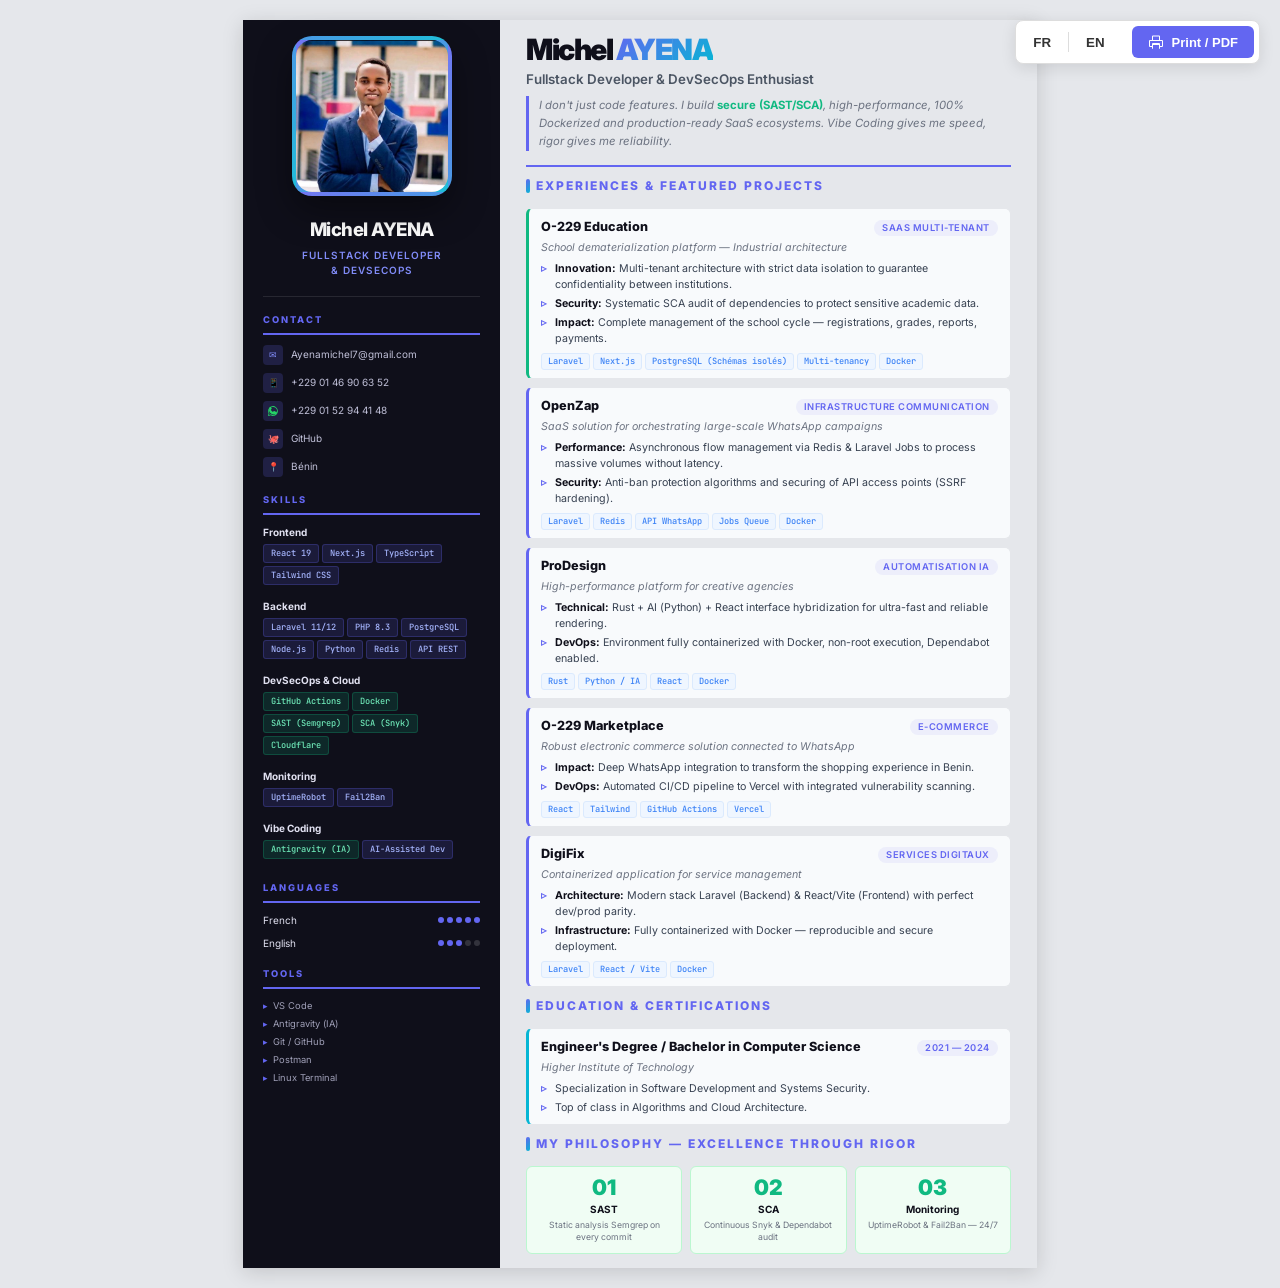
<file: cv.html>
<!DOCTYPE html>
<html lang="en" data-lang="en">
<head>
    <meta charset="UTF-8">
    <meta name="viewport" content="width=device-width, initial-scale=1.0">
    <title>CV — Michel AYENA — Fullstack Developer & DevSecOps</title>
    <link rel="preconnect" href="https://fonts.googleapis.com">
    <link rel="preconnect" href="https://fonts.gstatic.com" crossorigin>
    <link href="https://fonts.googleapis.com/css2?family=Inter:wght@300;400;500;600;700;800;900&family=JetBrains+Mono:wght@400;500&display=swap" rel="stylesheet">
    <style>
        /* --- Print-optimized CV --- */
        @page {
            size: A4;
            margin: 0;
        }

        * {
            margin: 0;
            padding: 0;
            box-sizing: border-box;
        }

        body {
            font-family: 'Inter', -apple-system, BlinkMacSystemFont, sans-serif;
            background: #ffffff;
            color: #1a1a2e;
            font-size: 9.5pt;
            line-height: 1.5;
            -webkit-font-smoothing: antialiased;
            -webkit-print-color-adjust: exact;
            print-color-adjust: exact;
        }

        .cv-page {
            width: 210mm;
            min-height: 297mm;
            margin: 0 auto;
            display: grid;
            grid-template-columns: 68mm 1fr;
        }

        /* --- Sidebar --- */
        .sidebar {
            background: #0f0f1a;
            color: #e0e0f0;
            padding: 16px 20px;
            display: flex;
            flex-direction: column;
            gap: 16px;
        }

        .sidebar-header {
            text-align: center;
            padding-bottom: 18px;
            border-bottom: 1px solid rgba(255,255,255,0.1);
        }

        .avatar-container {
            width: 160px;
            height: 160px;
            margin: 0 auto 20px;
            position: relative;
            z-index: 1;
        }

        .avatar-img {
            width: 100%;
            height: 100%;
            object-fit: cover;
            border-radius: 20px;
            border: 4px solid rgba(255, 255, 255, 0.1);
            box-shadow: 0 15px 35px rgba(0, 0, 0, 0.4);
            background: linear-gradient(135deg, #6366f1, #06b6d4);
            transition: transform 0.3s ease;
        }

        .avatar-container:hover .avatar-img {
            transform: translateY(-5px);
        }

        .status-badge {
            position: absolute;
            bottom: -10px;
            right: -10px;
            background: #10b981;
            color: white;
            padding: 4px 12px;
            border-radius: 100px;
            font-size: 8px;
            font-weight: 800;
            text-transform: uppercase;
            letter-spacing: 1px;
            box-shadow: 0 4px 10px rgba(16, 185, 129, 0.4);
            border: 2px solid #0f0f1a;
            display: flex;
            align-items: center;
            gap: 4px;
        }

        .status-dot {
            width: 6px;
            height: 6px;
            background: white;
            border-radius: 50%;
            animation: pulse 2s infinite;
        }

        @keyframes pulse {
            0% { transform: scale(0.95); opacity: 0.5; }
            50% { transform: scale(1.2); opacity: 1; }
            100% { transform: scale(0.95); opacity: 0.5; }
        }

        .avatar-img:not([src]), .avatar-img[src=""] {
            display: flex;
            align-items: center;
            justify-content: center;
            font-size: 48px;
            font-weight: 900;
            color: white;
            text-shadow: 0 4px 8px rgba(0,0,0,0.3);
        }

        .sidebar-name {
            font-size: 14pt;
            font-weight: 800;
            letter-spacing: -0.5px;
            color: #ffffff;
        }

        .sidebar-title {
            font-size: 7.5pt;
            color: #818cf8;
            font-weight: 600;
            margin-top: 4px;
            text-transform: uppercase;
            letter-spacing: 1px;
        }

        .sidebar-section {
            display: flex;
            flex-direction: column;
            gap: 8px;
        }

        .sidebar-section-title {
            font-size: 7pt;
            font-weight: 800;
            text-transform: uppercase;
            letter-spacing: 2px;
            color: #6366f1;
            padding-bottom: 6px;
            border-bottom: 2px solid #6366f1;
            margin-bottom: 2px;
        }

        /* Contact Items */
        .contact-item {
            display: flex;
            align-items: center;
            gap: 8px;
            font-size: 7.5pt;
            color: #c0c0d8;
            word-break: break-all;
        }

        .contact-icon {
            width: 20px;
            height: 20px;
            min-width: 20px;
            border-radius: 4px;
            background: rgba(99, 102, 241, 0.2);
            display: flex;
            align-items: center;
            justify-content: center;
            font-size: 9px;
            color: #818cf8;
        }

        .contact-item a {
            color: #c0c0d8;
            text-decoration: none;
        }

        /* Skills sidebar */
        .skill-group {
            margin-bottom: 6px;
        }

        .skill-group-label {
            font-size: 7.5pt;
            font-weight: 700;
            color: #e0e0f0;
            margin-bottom: 4px;
        }

        .skill-tags {
            display: flex;
            flex-wrap: wrap;
            gap: 3px;
        }

        .skill-tag {
            padding: 2px 7px;
            background: rgba(99, 102, 241, 0.15);
            border: 1px solid rgba(99, 102, 241, 0.25);
            border-radius: 3px;
            font-size: 6.5pt;
            color: #a5b4fc;
            font-family: 'JetBrains Mono', monospace;
            font-weight: 500;
        }

        .skill-tag-green {
            background: rgba(16, 185, 129, 0.15);
            border-color: rgba(16, 185, 129, 0.25);
            color: #6ee7b7;
        }

        /* Languages */
        .lang-item {
            display: flex;
            justify-content: space-between;
            align-items: center;
            font-size: 7.5pt;
        }

        .lang-dots {
            display: flex;
            gap: 3px;
        }

        .lang-dot {
            width: 6px;
            height: 6px;
            border-radius: 50%;
            background: rgba(255,255,255,0.15);
        }

        .lang-dot.active {
            background: #6366f1;
        }

        /* Certif/Tools */
        .tool-list {
            display: flex;
            flex-direction: column;
            gap: 4px;
        }

        .tool-item {
            font-size: 7pt;
            color: #a0a0b8;
            padding-left: 10px;
            position: relative;
        }

        .tool-item::before {
            content: '▸';
            position: absolute;
            left: 0;
            color: #6366f1;
        }

        /* --- Main Content --- */
        .main {
            padding: 14px 26px;
            display: flex;
            flex-direction: column;
            gap: 10px;
        }

        /* Header */
        .main-header {
            padding-bottom: 14px;
            border-bottom: 2px solid #6366f1;
        }

        .main-name {
            font-size: 22pt;
            font-weight: 900;
            letter-spacing: -1.5px;
            color: #0f0f1a;
            line-height: 1.1;
        }

        .main-name span {
            background: linear-gradient(135deg, #6366f1, #06b6d4);
            -webkit-background-clip: text;
            -webkit-text-fill-color: transparent;
            background-clip: text;
        }

        .main-headline {
            font-size: 10pt;
            font-weight: 600;
            color: #4b5563;
            margin-top: 4px;
        }

        .main-tagline {
            font-size: 8.5pt;
            color: #6b7280;
            margin-top: 6px;
            line-height: 1.6;
            font-style: italic;
            border-left: 3px solid #6366f1;
            padding-left: 10px;
        }

        .main-tagline strong {
            color: #10b981;
            font-style: normal;
        }

        /* Sections */
        .cv-section {
            display: flex;
            flex-direction: column;
            gap: 8px;
        }

        .cv-section-title {
            font-size: 9pt;
            font-weight: 800;
            text-transform: uppercase;
            letter-spacing: 2px;
            color: #6366f1;
            padding-bottom: 4px;
            border-bottom: 1px solid #e5e7eb;
            display: flex;
            align-items: center;
            gap: 6px;
        }

        .cv-section-title::before {
            content: '';
            width: 4px;
            height: 14px;
            background: linear-gradient(135deg, #6366f1, #06b6d4);
            border-radius: 2px;
        }

        /* Project Cards */
        .project-entry {
            padding: 8px 12px;
            background: #f8fafc;
            border: 1px solid #e5e7eb;
            border-radius: 6px;
            border-left: 3px solid #6366f1;
        }

        .project-entry-header {
            display: flex;
            justify-content: space-between;
            align-items: baseline;
            margin-bottom: 4px;
        }

        .project-entry-title {
            font-size: 9.5pt;
            font-weight: 800;
            color: #0f0f1a;
        }

        .project-entry-type {
            font-size: 7pt;
            font-weight: 600;
            color: #6366f1;
            background: rgba(99, 102, 241, 0.08);
            padding: 1px 8px;
            border-radius: 100px;
            text-transform: uppercase;
            letter-spacing: 0.5px;
        }

        .project-entry-desc {
            font-size: 8pt;
            color: #6b7280;
            margin-bottom: 5px;
            font-style: italic;
        }

        .project-entry-bullets {
            list-style: none;
            display: flex;
            flex-direction: column;
            gap: 3px;
        }

        .project-entry-bullets li {
            font-size: 8pt;
            color: #374151;
            padding-left: 14px;
            position: relative;
            line-height: 1.5;
        }

        .project-entry-bullets li::before {
            content: '▹';
            position: absolute;
            left: 0;
            color: #6366f1;
            font-weight: 700;
        }

        .project-entry-bullets li strong {
            color: #0f0f1a;
            font-weight: 700;
        }

        .project-entry-stack {
            display: flex;
            flex-wrap: wrap;
            gap: 3px;
            margin-top: 6px;
        }

        .project-stack-tag {
            padding: 1px 6px;
            background: #eff6ff;
            border: 1px solid #dbeafe;
            border-radius: 3px;
            font-size: 6.5pt;
            color: #3b82f6;
            font-family: 'JetBrains Mono', monospace;
            font-weight: 500;
        }

        /* Green security variant */
        .project-entry.security-focus {
            border-left-color: #10b981;
        }

        /* Philosophy section */
        .philosophy-grid {
            display: grid;
            grid-template-columns: repeat(3, 1fr);
            gap: 8px;
        }

        .philosophy-step {
            padding: 10px;
            background: #f0fdf4;
            border: 1px solid #bbf7d0;
            border-radius: 6px;
            text-align: center;
        }

        .philosophy-step-number {
            font-size: 16pt;
            font-weight: 900;
            color: #10b981;
            line-height: 1;
        }

        .philosophy-step h4 {
            font-size: 7.5pt;
            font-weight: 700;
            color: #0f0f1a;
            margin: 4px 0 2px;
        }

        .philosophy-step p {
            font-size: 6.5pt;
            color: #6b7280;
            line-height: 1.4;
        }

        /* Print Media */
        @media print {
            body {
                background: white;
            }
            .cv-page {
                width: 100%;
                min-height: 100vh;
                margin: 0;
                box-shadow: none;
            }
            .cv-lang-switcher {
                display: none !important;
            }
        }

        /* Screen preview */
        @media screen {
            body {
                background: #e5e7eb;
                padding: 20px 0;
            }
            .cv-page {
                box-shadow: 0 4px 20px rgba(0,0,0,0.15);
            }
        }
    </style>
</head>
<body>
    <!-- Language Switcher for CV -->
    <div class="lang-switcher cv-lang-switcher" style="position: fixed; top: 20px; right: 20px; z-index: 1000; background: white; box-shadow: 0 4px 15px rgba(0,0,0,0.1); border: 1px solid #ddd; border-radius: 8px; padding: 5px; display: flex; align-items: center; gap: 5px;">
        <button class="lang-btn" data-lang-switcher="fr" style="color: #333; padding: 5px 12px; border: none; background: none; cursor: pointer; font-weight: 600;">FR</button>
        <span class="lang-divider" style="color: #eee; width: 1px; height: 20px; background: #ddd;"></span>
        <button class="lang-btn active" data-lang-switcher="en" style="color: #333; padding: 5px 12px; border: none; background: none; cursor: pointer; font-weight: 600;">EN</button>
        <button onclick="window.print()" style="margin-left: 10px; background: #6366f1; color: white; border: none; padding: 8px 16px; border-radius: 6px; font-weight: 600; cursor: pointer; display: flex; align-items: center; gap: 8px; font-size: 13px;">
            <svg xmlns="http://www.w3.org/2000/svg" width="16" height="16" fill="currentColor" viewBox="0 0 256 256"><path d="M224,96H192V40a16,16,0,0,0-16-16H80A16,16,0,0,0,64,40V96H32a16,16,0,0,0-16,16v80a16,16,0,0,0,16,16H64v16a16,16,0,0,0,16,16h96a16,16,0,0,0,16-16V208h32a16,16,0,0,0,16-16V112A16,16,0,0,0,224,96ZM80,40h96V96H80V40Zm96,200H80V176h96v64Zm48-48H192V160a16,16,0,0,0-16-16H80a16,16,0,0,0-16,16v32H32V112H224v80Z"></path></svg>
            Print / PDF
        </button>
    </div>

    <div class="cv-page">
        <!-- SIDEBAR -->
        <aside class="sidebar">
            <div class="sidebar-header">
                <div class="avatar-container">
                    <img src="maphoto.jpeg" alt="Michel AYENA" class="avatar-img" onerror="this.style.display='none'; this.parentElement.querySelector('.fallback-avatar').style.display='flex';">
                    <div class="fallback-avatar avatar-img" style="display:none;align-items:center;justify-content:center;font-size:48px;">MA</div>

                </div>
                <div class="sidebar-name">Michel AYENA</div>
                <div class="sidebar-title" data-i18n="cv_sidebar_subtitle">Fullstack Developer<br>& DevSecOps</div>
            </div>

            <!-- Contact -->
            <div class="sidebar-section">
                <div class="sidebar-section-title" data-i18n="cv_contact_title">Contact</div>
                <div class="contact-item">
                    <div class="contact-icon">✉</div>
                    <a href="mailto:Ayenamichel7@gmail.com">Ayenamichel7@gmail.com</a>
                </div>
                <div class="contact-item">
                    <div class="contact-icon">📱</div>
                    <span>+229 01 46 90 63 52</span>
                </div>
                <div class="contact-item">
                    <div class="contact-icon" style="color: #25D366;">
                        <svg xmlns="http://www.w3.org/2000/svg" width="12" height="12" fill="currentColor" viewBox="0 0 256 256"><path d="M187.58,144.84l-32-16a8,8,0,0,0-8,1.5l-19.24,16a5.36,5.36,0,0,1-7.16-.52,111.79,111.79,0,0,1-37.38-37.38,5.36,5.36,0,0,1-.52-7.16l16-19.24a8,8,0,0,0,1.5-8l-16-32a8,8,0,0,0-9.75-4.22h0c-8,2.44-24.3,10.6-26.68,34.05a96,96,0,0,0,123,123c23.45-2.38,31.61-18.66,34.05-26.68A8,8,0,0,0,187.58,144.84Z"></path><path d="M232,128A104,104,0,0,1,79.12,219.82L45.07,231.17a16,16,0,0,1-20.24-20.24l11.35-34.05A104,104,0,1,1,232,128Zm-16,0A88,88,0,1,0,51.81,172.5a8,8,0,0,1-1,7L39.69,212.31,76.5,200.05a8,8,0,0,1,7-1A88,88,0,0,0,216,128Z"></path></svg>
                    </div>
                    <a href="https://wa.me/2290152944148">+229 01 52 94 41 48</a>
                </div>

                <div class="contact-item">
                    <div class="contact-icon">🐙</div>
                    <a href="https://github.com/ayenamichel7-art">GitHub</a>
                </div>
                <div class="contact-item">
                    <div class="contact-icon">📍</div>
                    <span>Bénin</span>
                </div>
            </div>

            <!-- Technical Skills -->
            <div class="sidebar-section">
                <div class="sidebar-section-title" data-i18n="cv_skills_title">Compétences</div>
                
                <div class="skill-group">
                    <div class="skill-group-label">Frontend</div>
                    <div class="skill-tags">
                        <span class="skill-tag">React 19</span>
                        <span class="skill-tag">Next.js</span>
                        <span class="skill-tag">TypeScript</span>
                        <span class="skill-tag">Tailwind CSS</span>
                    </div>
                </div>

                <div class="skill-group">
                    <div class="skill-group-label">Backend</div>
                    <div class="skill-tags">
                        <span class="skill-tag">Laravel 11/12</span>
                        <span class="skill-tag">PHP 8.3</span>
                        <span class="skill-tag">PostgreSQL</span>
                        <span class="skill-tag">Node.js</span>
                        <span class="skill-tag">Python</span>
                        <span class="skill-tag">Redis</span>
                        <span class="skill-tag">API REST</span>
                    </div>
                </div>

                <div class="skill-group">
                    <div class="skill-group-label">DevSecOps & Cloud</div>
                    <div class="skill-tags">
                        <span class="skill-tag skill-tag-green">GitHub Actions</span>
                        <span class="skill-tag skill-tag-green">Docker</span>
                        <span class="skill-tag skill-tag-green">SAST (Semgrep)</span>
                        <span class="skill-tag skill-tag-green">SCA (Snyk)</span>
                        <span class="skill-tag skill-tag-green">Cloudflare</span>
                    </div>
                </div>

                <div class="skill-group">
                    <div class="skill-group-label">Monitoring</div>
                    <div class="skill-tags">
                        <span class="skill-tag">UptimeRobot</span>
                        <span class="skill-tag">Fail2Ban</span>
                    </div>
                </div>

                <div class="skill-group">
                    <div class="skill-group-label" data-i18n="cv_skill_vibe">Vibe Coding</div>
                    <div class="skill-tags">
                        <span class="skill-tag skill-tag-green">Antigravity (IA)</span>
                        <span class="skill-tag">AI-Assisted Dev</span>
                    </div>
                </div>
            </div>

            <!-- Languages -->
            <div class="sidebar-section">
                <div class="sidebar-section-title" data-i18n="cv_languages_title">Langues</div>
                <div class="lang-item">
                    <span data-i18n="lang_french">Français</span>
                    <div class="lang-dots">
                        <span class="lang-dot active"></span>
                        <span class="lang-dot active"></span>
                        <span class="lang-dot active"></span>
                        <span class="lang-dot active"></span>
                        <span class="lang-dot active"></span>
                    </div>
                </div>
                <div class="lang-item">
                    <span data-i18n="lang_english">Anglais</span>
                    <div class="lang-dots">
                        <span class="lang-dot active"></span>
                        <span class="lang-dot active"></span>
                        <span class="lang-dot active"></span>
                        <span class="lang-dot"></span>
                        <span class="lang-dot"></span>
                    </div>
                </div>
            </div>

            <!-- Tools -->
            <div class="sidebar-section">
                <div class="sidebar-section-title" data-i18n="cv_tools_title">Outils</div>
                <div class="tool-list">
                    <div class="tool-item">VS Code</div>
                    <div class="tool-item">Antigravity (IA)</div>
                    <div class="tool-item">Git / GitHub</div>
                    <div class="tool-item">Postman</div>
                    <div class="tool-item">Linux Terminal</div>
                </div>
            </div>
        </aside>

        <!-- MAIN CONTENT -->
        <main class="main">
            <!-- Header -->
            <header class="main-header">
                <h1 class="main-name">Michel <span>AYENA</span></h1>
                <p class="main-headline" data-i18n="cv_main_subtitle">Fullstack Developer & DevSecOps Enthusiast</p>
                <p class="main-tagline" data-i18n="cv_tagline">
                    Je ne me contente pas de coder des fonctionnalités. Je bâtis des écosystèmes SaaS 
                    <strong>sécurisés (SAST/SCA)</strong>, performants, 100% Dockerisés et prêts pour la production. Le Vibe Coding me donne la vitesse, la rigueur me donne la fiabilité.
                </p>
            </header>

            <!-- Expériences & Projets -->
            <section class="cv-section">
                <h2 class="cv-section-title" data-i18n="cv_exp_title">Expériences & Projets Phares</h2>

                <div class="project-entry security-focus">
                    <div class="project-entry-header">
                        <span class="project-entry-title">O-229 Education</span>
                        <span class="project-entry-type">SaaS Multi-tenant</span>
                    </div>
                    <div class="project-entry-desc" data-i18n="cv_project_education_desc">Plateforme de dématérialisation scolaire — Architecture industrielle</div>
                    <ul class="project-entry-bullets">
                        <li data-i18n="cv_project_education_b1"><strong>Innovation :</strong> Architecture Multi-tenant avec isolation stricte des données pour garantir la confidentialité entre établissements.</li>
                        <li data-i18n="cv_project_education_b2"><strong>Sécurité :</strong> Audit systématique SCA des dépendances pour protéger les données académiques sensibles.</li>
                        <li data-i18n="cv_project_education_b3"><strong>Impact :</strong> Gestion complète du cycle scolaire — inscriptions, notes, bulletins, paiements.</li>
                    </ul>
                    <div class="project-entry-stack">
                        <span class="project-stack-tag">Laravel</span>
                        <span class="project-stack-tag">Next.js</span>
                        <span class="project-stack-tag">PostgreSQL (Schémas isolés)</span>
                        <span class="project-stack-tag">Multi-tenancy</span>
                        <span class="project-stack-tag">Docker</span>
                    </div>
                </div>

                <div class="project-entry">
                    <div class="project-entry-header">
                        <span class="project-entry-title">OpenZap</span>
                        <span class="project-entry-type">Infrastructure Communication</span>
                    </div>
                    <div class="project-entry-desc" data-i18n="cv_project_openzap_desc">Solution SaaS d'orchestration de campagnes WhatsApp à grande échelle</div>
                    <ul class="project-entry-bullets">
                        <li data-i18n="cv_project_openzap_b1"><strong>Performance :</strong> Gestion de flux asynchrones via Redis & Laravel Jobs pour traiter des volumes massifs sans latence.</li>
                        <li data-i18n="cv_project_openzap_b2"><strong>Sécurité :</strong> Algorithmes de protection anti-bannissement et sécurisation des points d'accès API (SSRF hardening).</li>
                    </ul>
                    <div class="project-entry-stack">
                        <span class="project-stack-tag">Laravel</span>
                        <span class="project-stack-tag">Redis</span>
                        <span class="project-stack-tag">API WhatsApp</span>
                        <span class="project-stack-tag">Jobs Queue</span>
                        <span class="project-stack-tag">Docker</span>
                    </div>
                </div>

                <div class="project-entry">
                    <div class="project-entry-header">
                        <span class="project-entry-title">ProDesign</span>
                        <span class="project-entry-type">Automatisation IA</span>
                    </div>
                    <div class="project-entry-desc" data-i18n="cv_project_prodesign_desc">Plateforme haute performance pour agences créatives</div>
                    <ul class="project-entry-bullets">
                        <li data-i18n="cv_project_prodesign_b1"><strong>Technique :</strong> Hybridation Rust + IA (Python) + interface React pour un rendu ultra-rapide et fiable.</li>
                        <li data-i18n="cv_project_prodesign_b2"><strong>DevOps :</strong> Environnement entièrement conteneurisé avec Docker, non-root execution, Dependabot activé.</li>
                    </ul>
                    <div class="project-entry-stack">
                        <span class="project-stack-tag">Rust</span>
                        <span class="project-stack-tag">Python / IA</span>
                        <span class="project-stack-tag">React</span>
                        <span class="project-stack-tag">Docker</span>
                    </div>
                </div>

                <div class="project-entry">
                    <div class="project-entry-header">
                        <span class="project-entry-title">O-229 Marketplace</span>
                        <span class="project-entry-type">E-commerce</span>
                    </div>
                    <div class="project-entry-desc" data-i18n="cv_project_marketplace_desc">Solution robuste de commerce électronique connectée à WhatsApp</div>
                    <ul class="project-entry-bullets">
                        <li data-i18n="cv_project_marketplace_b1"><strong>Impact :</strong> Intégration profonde WhatsApp pour transformer l'expérience d'achat au Bénin.</li>
                        <li data-i18n="cv_project_marketplace_b2"><strong>DevOps :</strong> Pipeline CI/CD automatisé vers Vercel avec scan de vulnérabilités intégré.</li>
                    </ul>
                    <div class="project-entry-stack">
                        <span class="project-stack-tag">React</span>
                        <span class="project-stack-tag">Tailwind</span>
                        <span class="project-stack-tag">GitHub Actions</span>
                        <span class="project-stack-tag">Vercel</span>
                    </div>
                </div>

                <div class="project-entry">
                    <div class="project-entry-header">
                        <span class="project-entry-title">DigiFix</span>
                        <span class="project-entry-type">Services Digitaux</span>
                    </div>
                    <div class="project-entry-desc" data-i18n="cv_project_digifix_desc">Application conteneurisée pour la gestion de services</div>
                    <ul class="project-entry-bullets">
                        <li data-i18n="cv_project_digifix_b1"><strong>Architecture :</strong> Stack moderne Laravel (Backend) & React/Vite (Frontend) avec parité dev/prod parfaite.</li>
                        <li data-i18n="cv_project_digifix_b2"><strong>Infrastructure :</strong> Entièrement conteneurisé avec Docker — déploiement reproductible et sécurisé.</li>
                    </ul>
                    <div class="project-entry-stack">
                        <span class="project-stack-tag">Laravel</span>
                        <span class="project-stack-tag">React / Vite</span>
                        <span class="project-stack-tag">Docker</span>
                    </div>
                </div>
            </section>

            <!-- Education -->
            <section class="cv-section">
                <h2 class="cv-section-title" data-i18n="cv_edu_title">Formation & Certifications</h2>
                <div class="project-entry" style="border-left-color: #06b6d4;">
                    <div class="project-entry-header">
                        <span class="project-entry-title" data-i18n="cv_edu_degree">Diplôme d'Ingénieur / Licence en Informatique</span>
                        <span class="project-entry-type">2021 — 2024</span>
                    </div>
                    <div class="project-entry-desc" data-i18n="cv_edu_school">Université / Institut Supérieur de Technologie</div>
                    <ul class="project-entry-bullets">
                        <li data-i18n="cv_edu_b1">Spécialisation en Développement Logiciel et Sécurité des Systèmes.</li>
                        <li data-i18n="cv_edu_b2">Major de promotion en Algorithmique et Architecture Cloud.</li>
                    </ul>
                </div>
            </section>

            <!-- Philosophie -->
            <section class="cv-section">
                <h2 class="cv-section-title" data-i18n="cv_philosophy_title">Ma Philosophie — L'Excellence par la Rigueur</h2>
                <div class="philosophy-grid">
                    <div class="philosophy-step">
                        <div class="philosophy-step-number">01</div>
                        <h4>SAST</h4>
                        <p data-i18n="cv_sast_desc">Analyse statique Semgrep sur chaque commit</p>
                    </div>
                    <div class="philosophy-step">
                        <div class="philosophy-step-number">02</div>
                        <h4>SCA</h4>
                        <p data-i18n="cv_sca_desc">Audit Snyk & Dependabot en continu</p>
                    </div>
                    <div class="philosophy-step">
                        <div class="philosophy-step-number">03</div>
                        <h4>Monitoring</h4>
                        <p data-i18n="cv_monitoring_desc">UptimeRobot & Fail2Ban — 24/7</p>
                    </div>
                </div>
            </section>
        </main>
    </div>
    <script src="script.js"></script>
</body>
</html>
</file>
